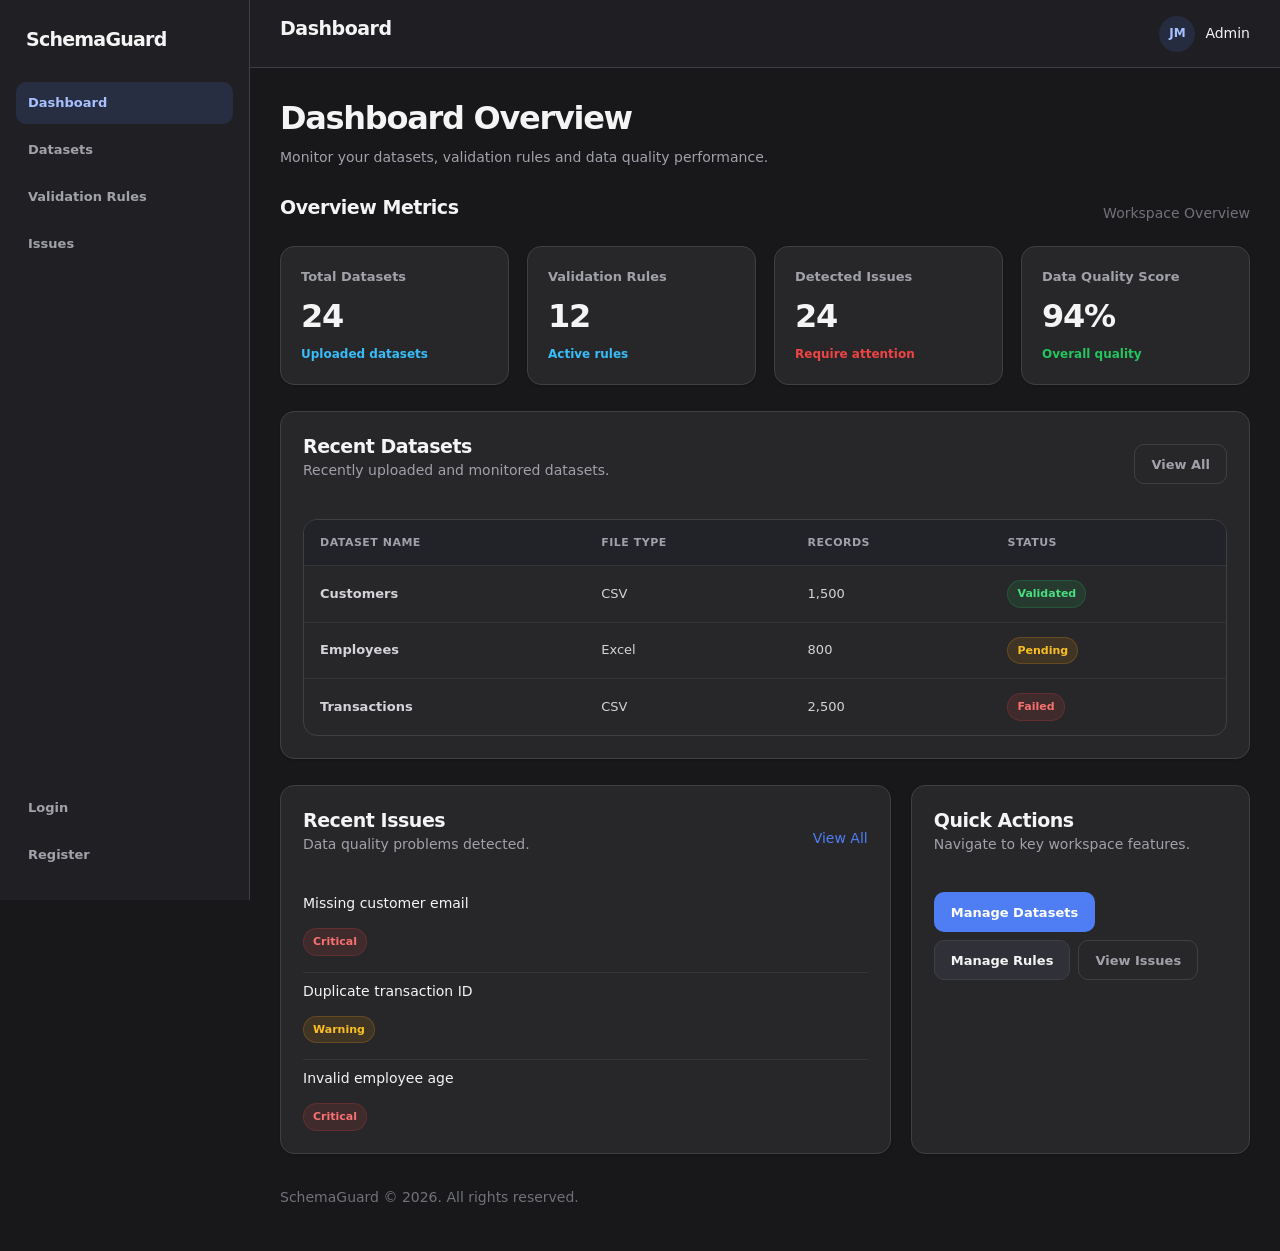
<file: frontend/index.html>
<!DOCTYPE html>
<html lang="en">

<head>
    <meta charset="UTF-8">
    <meta name="viewport" content="width=device-width, initial-scale=1.0">
    <title>Dashboard | SchemaGuard</title>
    <link rel="stylesheet" href="css/style.css">
</head>

<body>

    <div class="dashboard-layout">

        <!-- Sidebar -->
        <aside class="sidebar">

            <div class="sidebar-logo">
                SchemaGuard
            </div>

            <nav class="sidebar-nav">
                <a href="index.html" class="sidebar-link active">Dashboard</a>
                <a href="datasets.html" class="sidebar-link">Datasets</a>
                <a href="rules.html" class="sidebar-link">Validation Rules</a>
                <a href="issues.html" class="sidebar-link">Issues</a>
            </nav>

            <nav class="sidebar-nav" style="margin-top: auto;">
                <a href="login.html" class="sidebar-link">Login</a>
                <a href="register.html" class="sidebar-link">Register</a>
            </nav>

        </aside>

        <!-- Main Dashboard -->
        <div class="dashboard-main">

            <!-- Topbar -->
            <header class="topbar">

                <h3>Dashboard</h3>

                <div class="user-profile">
                    <div class="user-avatar">JM</div>
                    <span>Admin</span>
                </div>

            </header>

            <main class="dashboard-content">

                <!-- Dashboard Heading -->
                <section class="mb-4">

                    <h1 class="page-title">Dashboard Overview</h1>

                    <p class="page-subtitle">
                        Monitor your datasets, validation rules and data quality performance.
                    </p>

                </section>

                <!-- Overview Metrics -->
                <section class="mb-4">

                    <div class="flex-between mb-3">
                        <h3>Overview Metrics</h3>
                        <span class="text-muted">Workspace Overview</span>
                    </div>

                    <div class="kpi-grid">

                        <article class="kpi-card">
                            <span class="kpi-label">Total Datasets</span>
                            <span class="kpi-value">24</span>
                            <span class="kpi-change text-info">
                                Uploaded datasets
                            </span>
                        </article>

                        <article class="kpi-card">
                            <span class="kpi-label">Validation Rules</span>
                            <span class="kpi-value">12</span>
                            <span class="kpi-change text-info">
                                Active rules
                            </span>
                        </article>

                        <article class="kpi-card">
                            <span class="kpi-label">Detected Issues</span>
                            <span class="kpi-value">24</span>
                            <span class="kpi-change text-danger">
                                Require attention
                            </span>
                        </article>

                        <article class="kpi-card">
                            <span class="kpi-label">Data Quality Score</span>
                            <span class="kpi-value">94%</span>
                            <span class="kpi-change text-success">
                                Overall quality
                            </span>
                        </article>

                    </div>

                </section>

                <!-- Recent Datasets -->
                <section class="panel mb-4">

                    <div class="panel-header">

                        <div>
                            <h3>Recent Datasets</h3>
                            <p>Recently uploaded and monitored datasets.</p>
                        </div>

                        <a href="datasets.html" class="btn btn-outline">
                            View All
                        </a>

                    </div>

                    <div class="table-wrapper">

                        <table>

                            <thead>
                                <tr>
                                    <th>Dataset Name</th>
                                    <th>File Type</th>
                                    <th>Records</th>
                                    <th>Status</th>
                                </tr>
                            </thead>

                            <tbody>

                                <tr>
                                    <td><strong>Customers</strong></td>
                                    <td>CSV</td>
                                    <td>1,500</td>
                                    <td>
                                        <span class="badge-success">Validated</span>
                                    </td>
                                </tr>

                                <tr>
                                    <td><strong>Employees</strong></td>
                                    <td>Excel</td>
                                    <td>800</td>
                                    <td>
                                        <span class="badge-warning">Pending</span>
                                    </td>
                                </tr>

                                <tr>
                                    <td><strong>Transactions</strong></td>
                                    <td>CSV</td>
                                    <td>2,500</td>
                                    <td>
                                        <span class="badge-danger">Failed</span>
                                    </td>
                                </tr>

                            </tbody>

                        </table>

                    </div>

                </section>

                <!-- Recent Issues and Quick Actions -->
                <section class="dashboard-panels">

                    <!-- Recent Issues -->
                    <article class="panel">

                        <div class="panel-header">
                            <div>
                                <h3>Recent Issues</h3>
                                <p>Data quality problems detected.</p>
                            </div>

                            <a href="issues.html">View All</a>
                        </div>

                        <div class="mb-3">
                            <p class="text-primary">
                                Missing customer email
                            </p>
                            <span class="badge-danger">Critical</span>
                        </div>

                        <hr>

                        <div class="mb-3">
                            <p class="text-primary">
                                Duplicate transaction ID
                            </p>
                            <span class="badge-warning">Warning</span>
                        </div>

                        <hr>

                        <div>
                            <p class="text-primary">
                                Invalid employee age
                            </p>
                            <span class="badge-danger">Critical</span>
                        </div>

                    </article>

                    <!-- Quick Actions -->
                    <article class="panel">

                        <div class="panel-header">
                            <div>
                                <h3>Quick Actions</h3>
                                <p>Navigate to key workspace features.</p>
                            </div>
                        </div>

                        <div class="flex flex-wrap gap-2">

                            <a href="datasets.html" class="btn btn-primary">
                                Manage Datasets
                            </a>

                            <a href="rules.html" class="btn btn-secondary">
                                Manage Rules
                            </a>

                            <a href="issues.html" class="btn btn-outline">
                                View Issues
                            </a>

                        </div>

                    </article>

                </section>

                <!-- Footer -->
                <footer class="mt-5">
                    <p class="text-muted">
                        SchemaGuard © 2026. All rights reserved.
                    </p>
                </footer>

            </main>

        </div>

    </div>

</body>

</html>
</file>
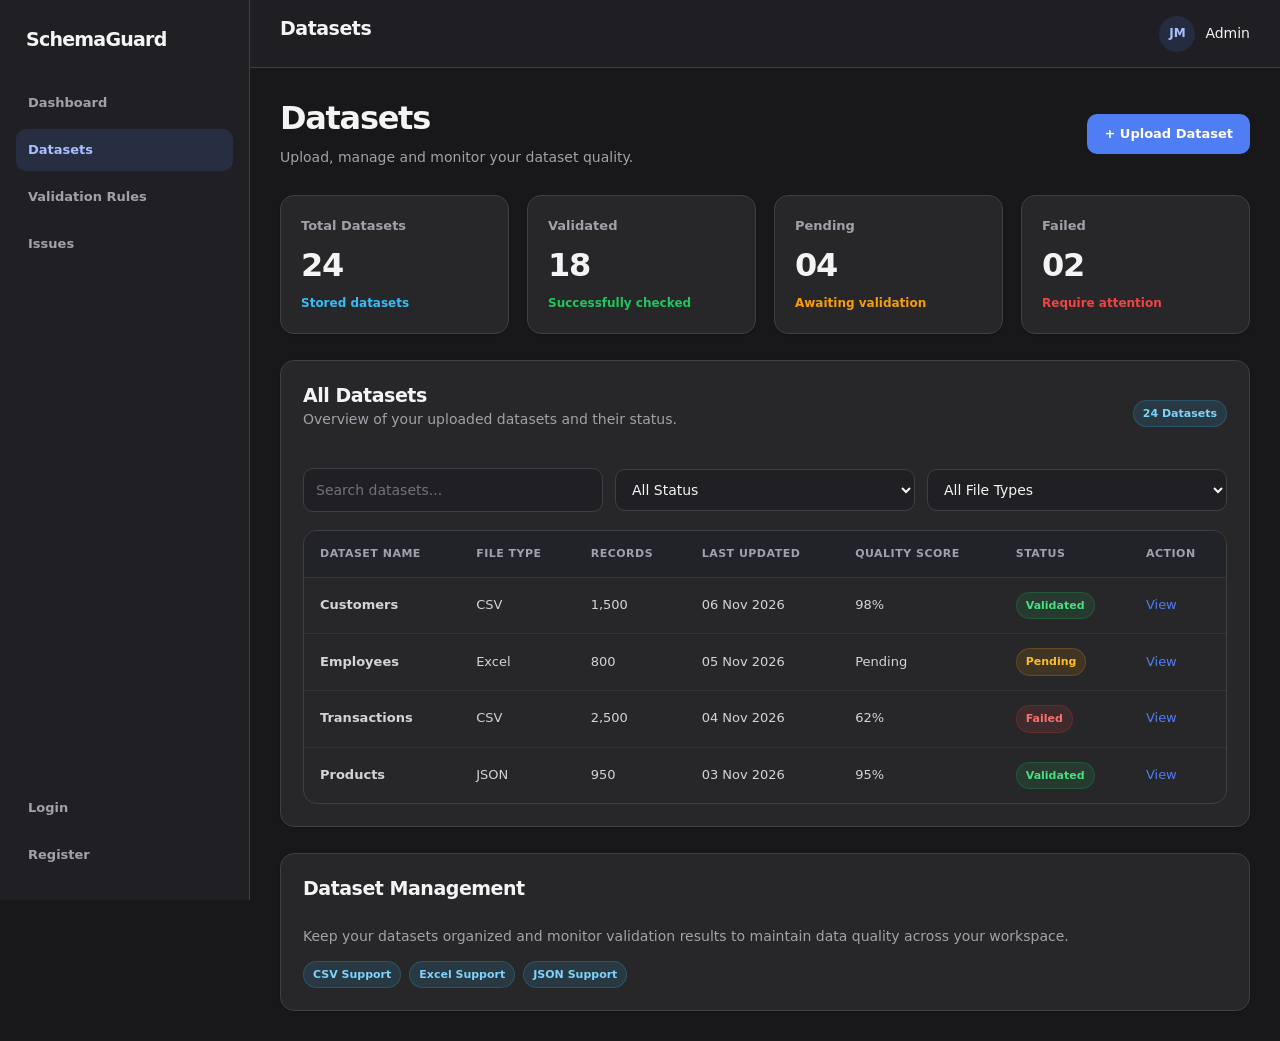
<file: frontend/datasets.html>
<!DOCTYPE html>
<html lang="en">
<head>
    <meta charset="UTF-8">
    <meta name="viewport" content="width=device-width, initial-scale=1.0">
    <title>Datasets | SchemaGuard</title>
    <link rel="stylesheet" href="css/style.css">
</head>

<body>

    <div class="dashboard-layout">

        <!-- Sidebar -->
        <aside class="sidebar">
            <div class="sidebar-logo">
                SchemaGuard
            </div>

            <nav class="sidebar-nav">
                <a href="index.html" class="sidebar-link">Dashboard</a>
                <a href="datasets.html" class="sidebar-link active">Datasets</a>
                <a href="rules.html" class="sidebar-link">Validation Rules</a>
                <a href="issues.html" class="sidebar-link">Issues</a>
            </nav>

            <nav class="sidebar-nav" style="margin-top: auto;">
                <a href="login.html" class="sidebar-link">Login</a>
                <a href="register.html" class="sidebar-link">Register</a>
            </nav>
        </aside>

        <!-- Main Content -->
        <div class="dashboard-main">

            <!-- Topbar -->
            <header class="topbar">
                <div>
                    <h3>Datasets</h3>
                </div>

                <div class="user-profile">
                    <div class="user-avatar">JM</div>
                    <span>Admin</span>
                </div>
            </header>

            <main class="dashboard-content">

                <!-- Page Heading -->
                <section class="flex-between mb-4">
                    <div>
                        <h1 class="page-title">Datasets</h1>
                        <p class="page-subtitle">
                            Upload, manage and monitor your dataset quality.
                        </p>
                    </div>

                    <button type="button" class="btn btn-primary">
                        + Upload Dataset
                    </button>
                </section>

                <!-- Dataset Statistics -->
                <section class="kpi-grid mb-4">

                    <article class="kpi-card">
                        <span class="kpi-label">Total Datasets</span>
                        <span class="kpi-value">24</span>
                        <span class="kpi-change text-info">
                            Stored datasets
                        </span>
                    </article>

                    <article class="kpi-card">
                        <span class="kpi-label">Validated</span>
                        <span class="kpi-value">18</span>
                        <span class="kpi-change text-success">
                            Successfully checked
                        </span>
                    </article>

                    <article class="kpi-card">
                        <span class="kpi-label">Pending</span>
                        <span class="kpi-value">04</span>
                        <span class="kpi-change text-warning">
                            Awaiting validation
                        </span>
                    </article>

                    <article class="kpi-card">
                        <span class="kpi-label">Failed</span>
                        <span class="kpi-value">02</span>
                        <span class="kpi-change text-danger">
                            Require attention
                        </span>
                    </article>

                </section>

                <!-- Dataset Table -->
                <section class="panel">

                    <div class="panel-header">
                        <div>
                            <h3>All Datasets</h3>
                            <p>Overview of your uploaded datasets and their status.</p>
                        </div>

                        <span class="badge-info">24 Datasets</span>
                    </div>

                    <div class="search-filter">
                        <input
                            type="search"
                            class="form-control"
                            placeholder="Search datasets..."
                            aria-label="Search datasets"
                        >

                        <select class="form-control" aria-label="Filter by status">
                            <option value="">All Status</option>
                            <option value="validated">Validated</option>
                            <option value="pending">Pending</option>
                            <option value="failed">Failed</option>
                        </select>

                        <select class="form-control" aria-label="Filter by file type">
                            <option value="">All File Types</option>
                            <option value="csv">CSV</option>
                            <option value="excel">Excel</option>
                            <option value="json">JSON</option>
                        </select>
                    </div>

                    <div class="table-wrapper">
                        <table>
                            <thead>
                                <tr>
                                    <th>Dataset Name</th>
                                    <th>File Type</th>
                                    <th>Records</th>
                                    <th>Last Updated</th>
                                    <th>Quality Score</th>
                                    <th>Status</th>
                                    <th>Action</th>
                                </tr>
                            </thead>

                            <tbody>
                                <tr>
                                    <td><strong>Customers</strong></td>
                                    <td>CSV</td>
                                    <td>1,500</td>
                                    <td>06 Nov 2026</td>
                                    <td>98%</td>
                                    <td>
                                        <span class="badge-success">Validated</span>
                                    </td>
                                    <td>
                                        <a href="#customers">View</a>
                                    </td>
                                </tr>

                                <tr>
                                    <td><strong>Employees</strong></td>
                                    <td>Excel</td>
                                    <td>800</td>
                                    <td>05 Nov 2026</td>
                                    <td>Pending</td>
                                    <td>
                                        <span class="badge-warning">Pending</span>
                                    </td>
                                    <td>
                                        <a href="#employees">View</a>
                                    </td>
                                </tr>

                                <tr>
                                    <td><strong>Transactions</strong></td>
                                    <td>CSV</td>
                                    <td>2,500</td>
                                    <td>04 Nov 2026</td>
                                    <td>62%</td>
                                    <td>
                                        <span class="badge-danger">Failed</span>
                                    </td>
                                    <td>
                                        <a href="#transactions">View</a>
                                    </td>
                                </tr>

                                <tr>
                                    <td><strong>Products</strong></td>
                                    <td>JSON</td>
                                    <td>950</td>
                                    <td>03 Nov 2026</td>
                                    <td>95%</td>
                                    <td>
                                        <span class="badge-success">Validated</span>
                                    </td>
                                    <td>
                                        <a href="#products">View</a>
                                    </td>
                                </tr>

                            </tbody>
                        </table>
                    </div>

                </section>

                <!-- Recent Activity -->
                <section class="panel mt-4">

                    <div class="panel-header">
                        <h3>Dataset Management</h3>
                    </div>

                    <p>
                        Keep your datasets organized and monitor validation
                        results to maintain data quality across your workspace.
                    </p>

                    <div class="flex flex-wrap gap-2">
                        <span class="badge-info">CSV Support</span>
                        <span class="badge-info">Excel Support</span>
                        <span class="badge-info">JSON Support</span>
                    </div>

                </section>

            </main>

        </div>

    </div>

</body>
</html>
</file>
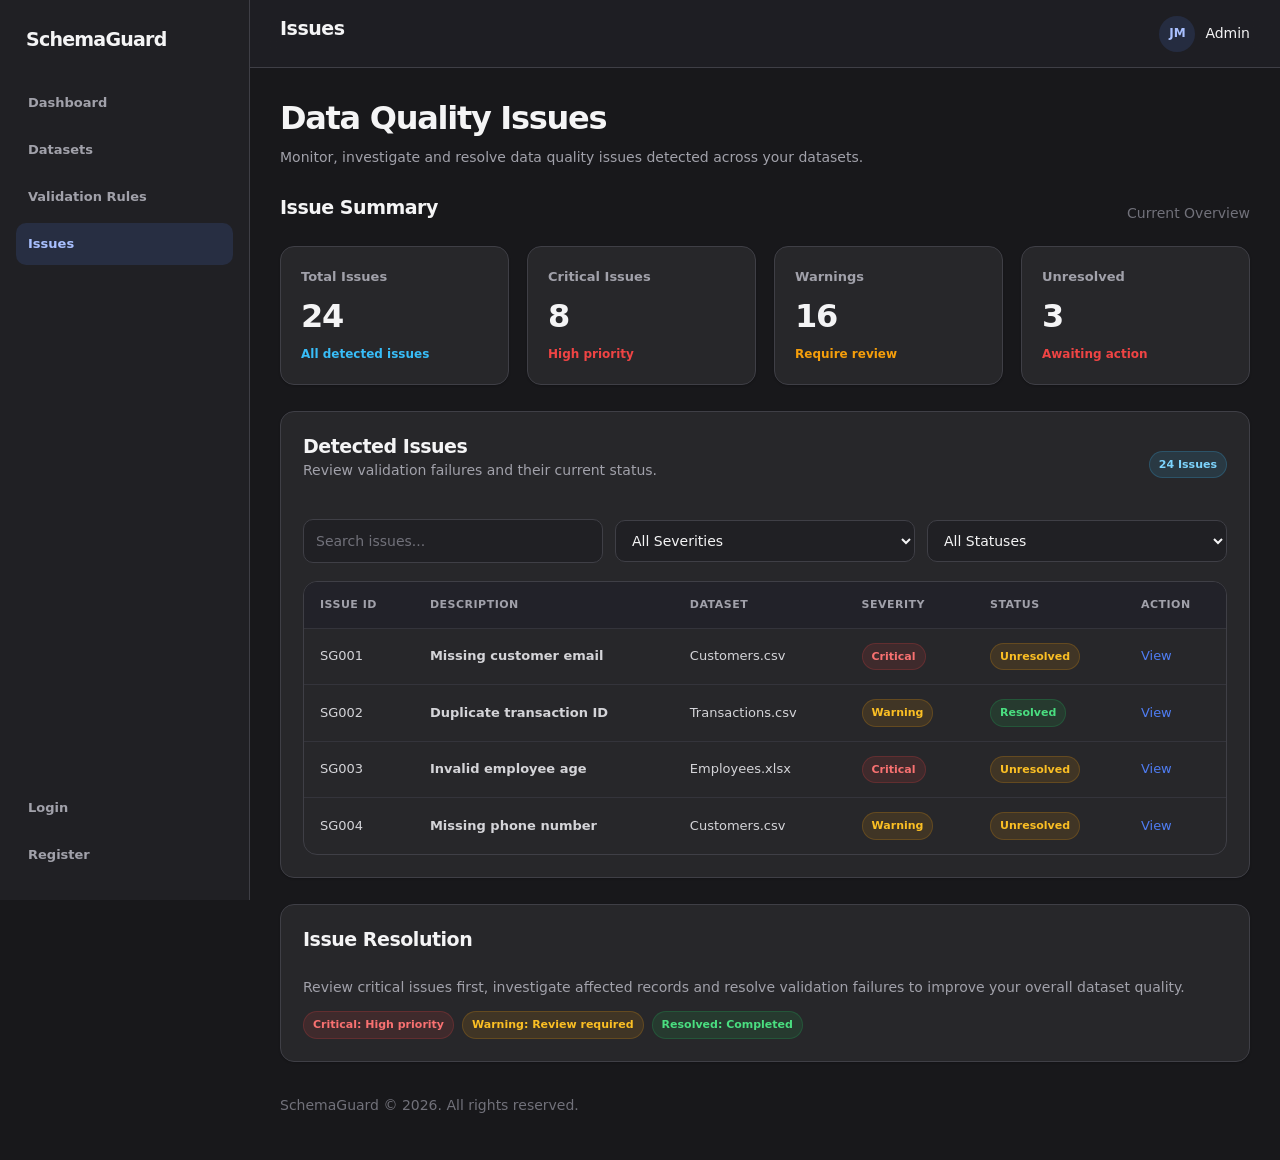
<file: frontend/issues.html>
<!DOCTYPE html>
<html lang="en">

<head>
    <meta charset="UTF-8">
    <meta name="viewport" content="width=device-width, initial-scale=1.0">
    <title>Issues | SchemaGuard</title>
    <link rel="stylesheet" href="css/style.css">
</head>

<body>

    <div class="dashboard-layout">

        <!-- Sidebar -->
        <aside class="sidebar">

            <div class="sidebar-logo">
                SchemaGuard
            </div>

            <nav class="sidebar-nav">
                <a href="index.html" class="sidebar-link">Dashboard</a>
                <a href="datasets.html" class="sidebar-link">Datasets</a>
                <a href="rules.html" class="sidebar-link">Validation Rules</a>
                <a href="issues.html" class="sidebar-link active">Issues</a>
            </nav>

            <nav class="sidebar-nav" style="margin-top: auto;">
                <a href="login.html" class="sidebar-link">Login</a>
                <a href="register.html" class="sidebar-link">Register</a>
            </nav>

        </aside>

        <!-- Main Content -->
        <div class="dashboard-main">

            <!-- Topbar -->
            <header class="topbar">

                <h3>Issues</h3>

                <div class="user-profile">
                    <div class="user-avatar">JM</div>
                    <span>Admin</span>
                </div>

            </header>

            <main class="dashboard-content">

                <!-- Page Heading -->
                <section class="mb-4">

                    <h1 class="page-title">Data Quality Issues</h1>

                    <p class="page-subtitle">
                        Monitor, investigate and resolve data quality issues
                        detected across your datasets.
                    </p>

                </section>

                <!-- Issue Summary -->
                <section class="mb-4">

                    <div class="flex-between mb-3">
                        <h3>Issue Summary</h3>
                        <span class="text-muted">Current Overview</span>
                    </div>

                    <div class="kpi-grid">

                        <article class="kpi-card">
                            <span class="kpi-label">Total Issues</span>
                            <span class="kpi-value">24</span>
                            <span class="kpi-change text-info">
                                All detected issues
                            </span>
                        </article>

                        <article class="kpi-card">
                            <span class="kpi-label">Critical Issues</span>
                            <span class="kpi-value">8</span>
                            <span class="kpi-change text-danger">
                                High priority
                            </span>
                        </article>

                        <article class="kpi-card">
                            <span class="kpi-label">Warnings</span>
                            <span class="kpi-value">16</span>
                            <span class="kpi-change text-warning">
                                Require review
                            </span>
                        </article>

                        <article class="kpi-card">
                            <span class="kpi-label">Unresolved</span>
                            <span class="kpi-value">3</span>
                            <span class="kpi-change text-danger">
                                Awaiting action
                            </span>
                        </article>

                    </div>

                </section>

                <!-- Issues Table -->
                <section class="panel mb-4">

                    <div class="panel-header">

                        <div>
                            <h3>Detected Issues</h3>
                            <p>Review validation failures and their current status.</p>
                        </div>

                        <span class="badge-info">24 Issues</span>

                    </div>

                    <!-- Filters -->
                    <div class="search-filter">

                        <input
                            type="search"
                            class="form-control"
                            placeholder="Search issues..."
                            aria-label="Search issues"
                        >

                        <select class="form-control" aria-label="Filter by severity">
                            <option value="">All Severities</option>
                            <option value="critical">Critical</option>
                            <option value="warning">Warning</option>
                        </select>

                        <select class="form-control" aria-label="Filter by status">
                            <option value="">All Statuses</option>
                            <option value="resolved">Resolved</option>
                            <option value="unresolved">Unresolved</option>
                        </select>

                    </div>

                    <div class="table-wrapper">

                        <table>

                            <thead>
                                <tr>
                                    <th>Issue ID</th>
                                    <th>Description</th>
                                    <th>Dataset</th>
                                    <th>Severity</th>
                                    <th>Status</th>
                                    <th>Action</th>
                                </tr>
                            </thead>

                            <tbody>

                                <tr>
                                    <td>SG001</td>
                                    <td><strong>Missing customer email</strong></td>
                                    <td>Customers.csv</td>
                                    <td>
                                        <span class="badge-danger">Critical</span>
                                    </td>
                                    <td>
                                        <span class="badge-warning">Unresolved</span>
                                    </td>
                                    <td>
                                        <a href="#SG001">View</a>
                                    </td>
                                </tr>

                                <tr>
                                    <td>SG002</td>
                                    <td><strong>Duplicate transaction ID</strong></td>
                                    <td>Transactions.csv</td>
                                    <td>
                                        <span class="badge-warning">Warning</span>
                                    </td>
                                    <td>
                                        <span class="badge-success">Resolved</span>
                                    </td>
                                    <td>
                                        <a href="#SG002">View</a>
                                    </td>
                                </tr>

                                <tr>
                                    <td>SG003</td>
                                    <td><strong>Invalid employee age</strong></td>
                                    <td>Employees.xlsx</td>
                                    <td>
                                        <span class="badge-danger">Critical</span>
                                    </td>
                                    <td>
                                        <span class="badge-warning">Unresolved</span>
                                    </td>
                                    <td>
                                        <a href="#SG003">View</a>
                                    </td>
                                </tr>

                                <tr>
                                    <td>SG004</td>
                                    <td><strong>Missing phone number</strong></td>
                                    <td>Customers.csv</td>
                                    <td>
                                        <span class="badge-warning">Warning</span>
                                    </td>
                                    <td>
                                        <span class="badge-warning">Unresolved</span>
                                    </td>
                                    <td>
                                        <a href="#SG004">View</a>
                                    </td>
                                </tr>

                            </tbody>

                        </table>

                    </div>

                </section>

                <!-- Issue Resolution Information -->
                <section class="panel">

                    <div class="panel-header">
                        <h3>Issue Resolution</h3>
                    </div>

                    <p>
                        Review critical issues first, investigate affected
                        records and resolve validation failures to improve
                        your overall dataset quality.
                    </p>

                    <div class="flex flex-wrap gap-2">
                        <span class="badge-danger">Critical: High priority</span>
                        <span class="badge-warning">Warning: Review required</span>
                        <span class="badge-success">Resolved: Completed</span>
                    </div>

                </section>

                <!-- Footer -->
                <footer class="mt-5">
                    <p class="text-muted">
                        SchemaGuard © 2026. All rights reserved.
                    </p>
                </footer>

            </main>

        </div>

    </div>

</body>

</html>
</file>
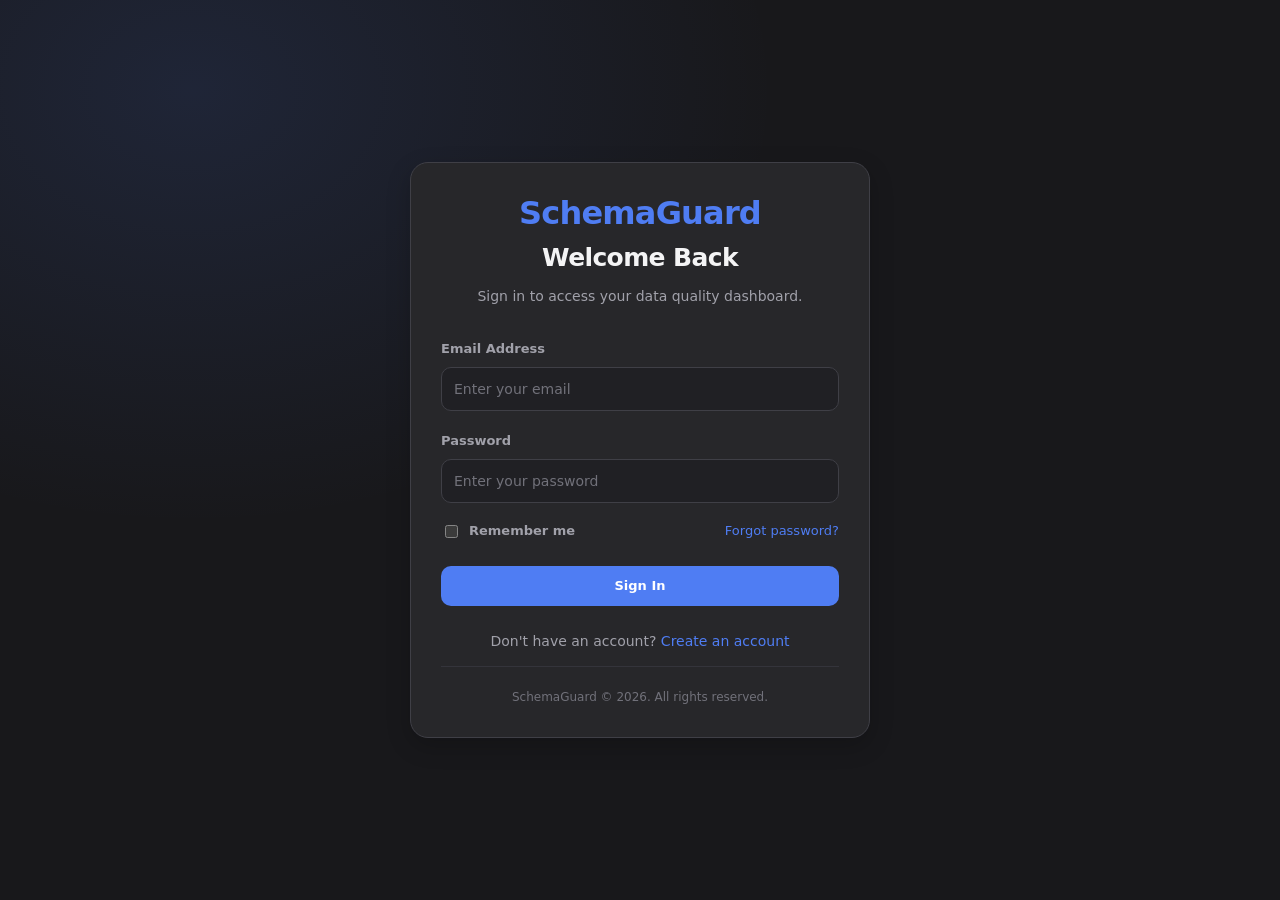
<file: frontend/login.html>
<!DOCTYPE html>
<html lang="en">

<head>
    <meta charset="UTF-8">
    <meta name="viewport" content="width=device-width, initial-scale=1.0">
    <title>Login | SchemaGuard</title>
    <link rel="stylesheet" href="css/style.css">
</head>

<body>

    <main class="auth-wrapper">

        <section class="form-container">

            <!-- Brand -->
            <div style="text-align: center; margin-bottom: 28px;">

                <h1 style="color: var(--primary); margin-bottom: 8px;">
                    SchemaGuard
                </h1>

                <h2>Welcome Back</h2>

                <p>
                    Sign in to access your data quality dashboard.
                </p>

            </div>

            <!-- Login Form -->
            <form action="#" method="post">

                <div class="form-group">
                    <label for="email">Email Address</label>

                    <input
                        type="email"
                        id="email"
                        name="email"
                        class="form-control"
                        placeholder="Enter your email"
                        autocomplete="username"
                        required
                    >
                </div>

                <div class="form-group">
                    <label for="password">Password</label>

                    <input
                        type="password"
                        id="password"
                        name="password"
                        class="form-control"
                        placeholder="Enter your password"
                        autocomplete="current-password"
                        required
                    >
                </div>

                <!-- Remember Me and Forgot Password -->
                <div class="flex-between mb-4">

                    <div class="flex-center gap-2">
                        <input
                            type="checkbox"
                            id="remember-me"
                            name="remember-me"
                        >

                        <label for="remember-me" style="margin: 0;">
                            Remember me
                        </label>
                    </div>

                    <a href="#" style="font-size: 13px;">
                        Forgot password?
                    </a>

                </div>

                <!-- Login Button -->
                <button
                    type="submit"
                    name="login"
                    class="btn btn-primary"
                    style="width: 100%;"
                >
                    Sign In
                </button>

            </form>

            <!-- Registration Link -->
            <div style="text-align: center; margin-top: 24px;">

                <p>
                    Don't have an account?
                    <a href="register.html">Create an account</a>
                </p>

            </div>

            <hr>

            <!-- Footer -->
            <div style="text-align: center; margin-top: 18px;">
                <small>SchemaGuard © 2026. All rights reserved.</small>
            </div>

        </section>

    </main>

</body>

</html>
</file>
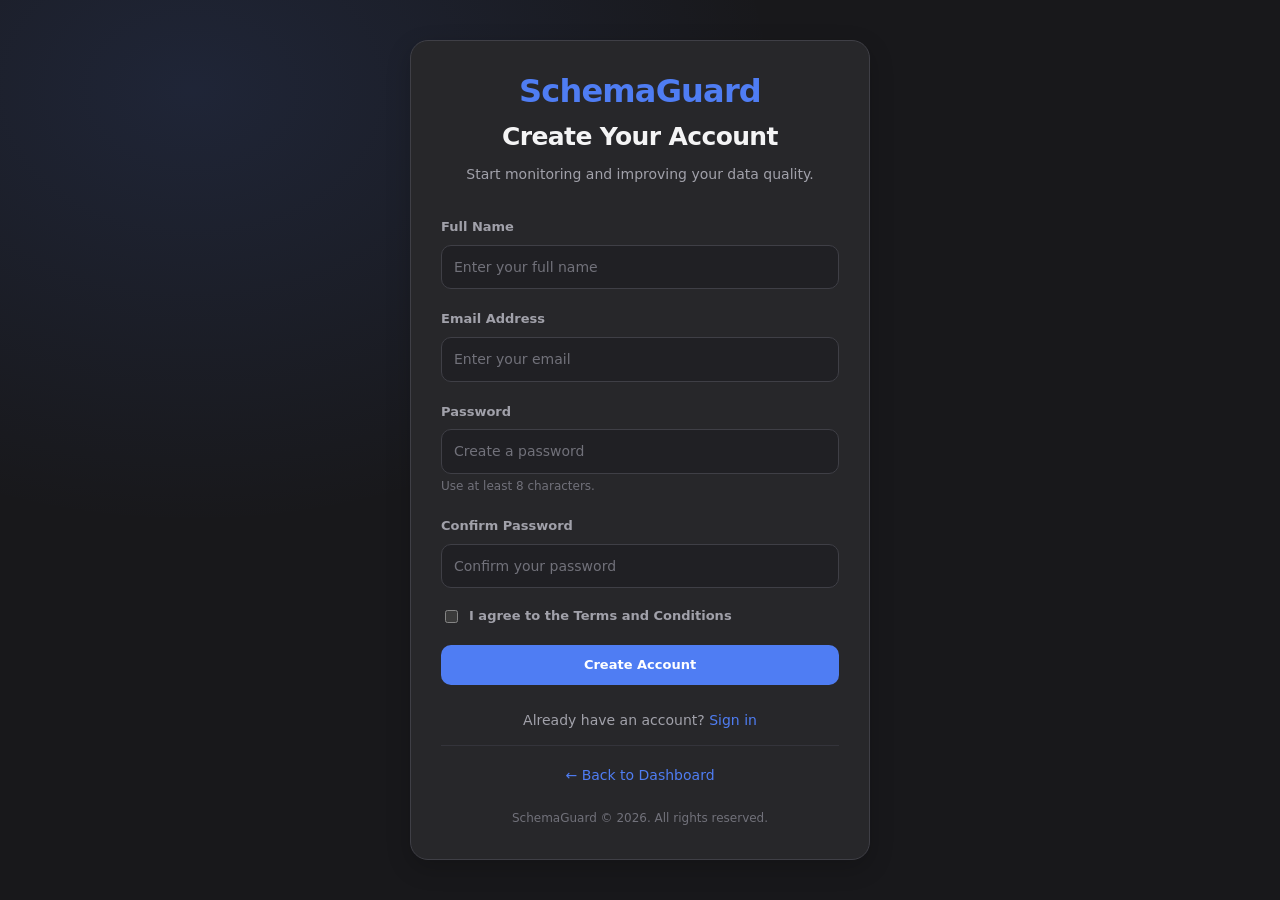
<file: frontend/register.html>
<!DOCTYPE html>
<html lang="en">

<head>
    <meta charset="UTF-8">
    <meta name="viewport" content="width=device-width, initial-scale=1.0">
    <meta name="description" content="Create your SchemaGuard account">
    <title>Register | SchemaGuard</title>

    <link rel="stylesheet" href="css/style.css">
</head>

<body>

    <main class="auth-wrapper">

        <section class="form-container">

            <!-- Branding -->
            <div style="text-align: center; margin-bottom: 28px;">

                <h1 style="color: var(--primary); margin-bottom: 8px;">
                    SchemaGuard
                </h1>

                <h2>Create Your Account</h2>

                <p>
                    Start monitoring and improving your data quality.
                </p>

            </div>

            <!-- Registration Form -->
            <form id="registerForm" action="#" method="post">

                <div class="form-group">
                    <label for="fullname">Full Name</label>

                    <input
                        type="text"
                        id="fullname"
                        name="fullname"
                        class="form-control"
                        placeholder="Enter your full name"
                        autocomplete="name"
                        required
                    >
                </div>

                <div class="form-group">
                    <label for="email">Email Address</label>

                    <input
                        type="email"
                        id="email"
                        name="email"
                        class="form-control"
                        placeholder="Enter your email"
                        autocomplete="email"
                        required
                    >
                </div>

                <div class="form-group">
                    <label for="password">Password</label>

                    <input
                        type="password"
                        id="password"
                        name="password"
                        class="form-control"
                        placeholder="Create a password"
                        autocomplete="new-password"
                        minlength="8"
                        required
                    >

                    <small>Use at least 8 characters.</small>
                </div>

                <div class="form-group">
                    <label for="confirm-password">Confirm Password</label>

                    <input
                        type="password"
                        id="confirm-password"
                        name="confirm-password"
                        class="form-control"
                        placeholder="Confirm your password"
                        autocomplete="new-password"
                        minlength="8"
                        required
                    >
                </div>

                <!-- Terms and Conditions -->
                <div class="form-group flex-center gap-2"
                     style="justify-content: flex-start;">

                    <input
                        type="checkbox"
                        id="terms"
                        name="terms"
                        required
                    >

                    <label for="terms" style="margin: 0;">
                        I agree to the Terms and Conditions
                    </label>

                </div>

                <!-- Submit Button -->
                <button
                    type="submit"
                    class="btn btn-primary"
                    style="width: 100%;"
                >
                    Create Account
                </button>

            </form>

            <!-- Login Redirect -->
            <div style="text-align: center; margin-top: 24px;">

                <p>
                    Already have an account?
                    <a href="login.html">Sign in</a>
                </p>

            </div>

            <hr>

            <!-- Back to Dashboard -->
            <div style="text-align: center; margin-top: 18px;">

                <a href="index.html">← Back to Dashboard</a>

            </div>

            <!-- Footer -->
            <div style="text-align: center; margin-top: 20px;">
                <small>SchemaGuard © 2026. All rights reserved.</small>
            </div>

        </section>

    </main>

    <!-- Password Confirmation Validation -->
    <script>
        const registerForm = document.getElementById("registerForm");

        registerForm.addEventListener("submit", function(event) {

            const password = document.getElementById("password").value;
            const confirmPassword = document.getElementById("confirm-password").value;

            if (password !== confirmPassword) {
                event.preventDefault();
                alert("Passwords do not match!");
            }

        });
    </script>

</body>

</html>
</file>
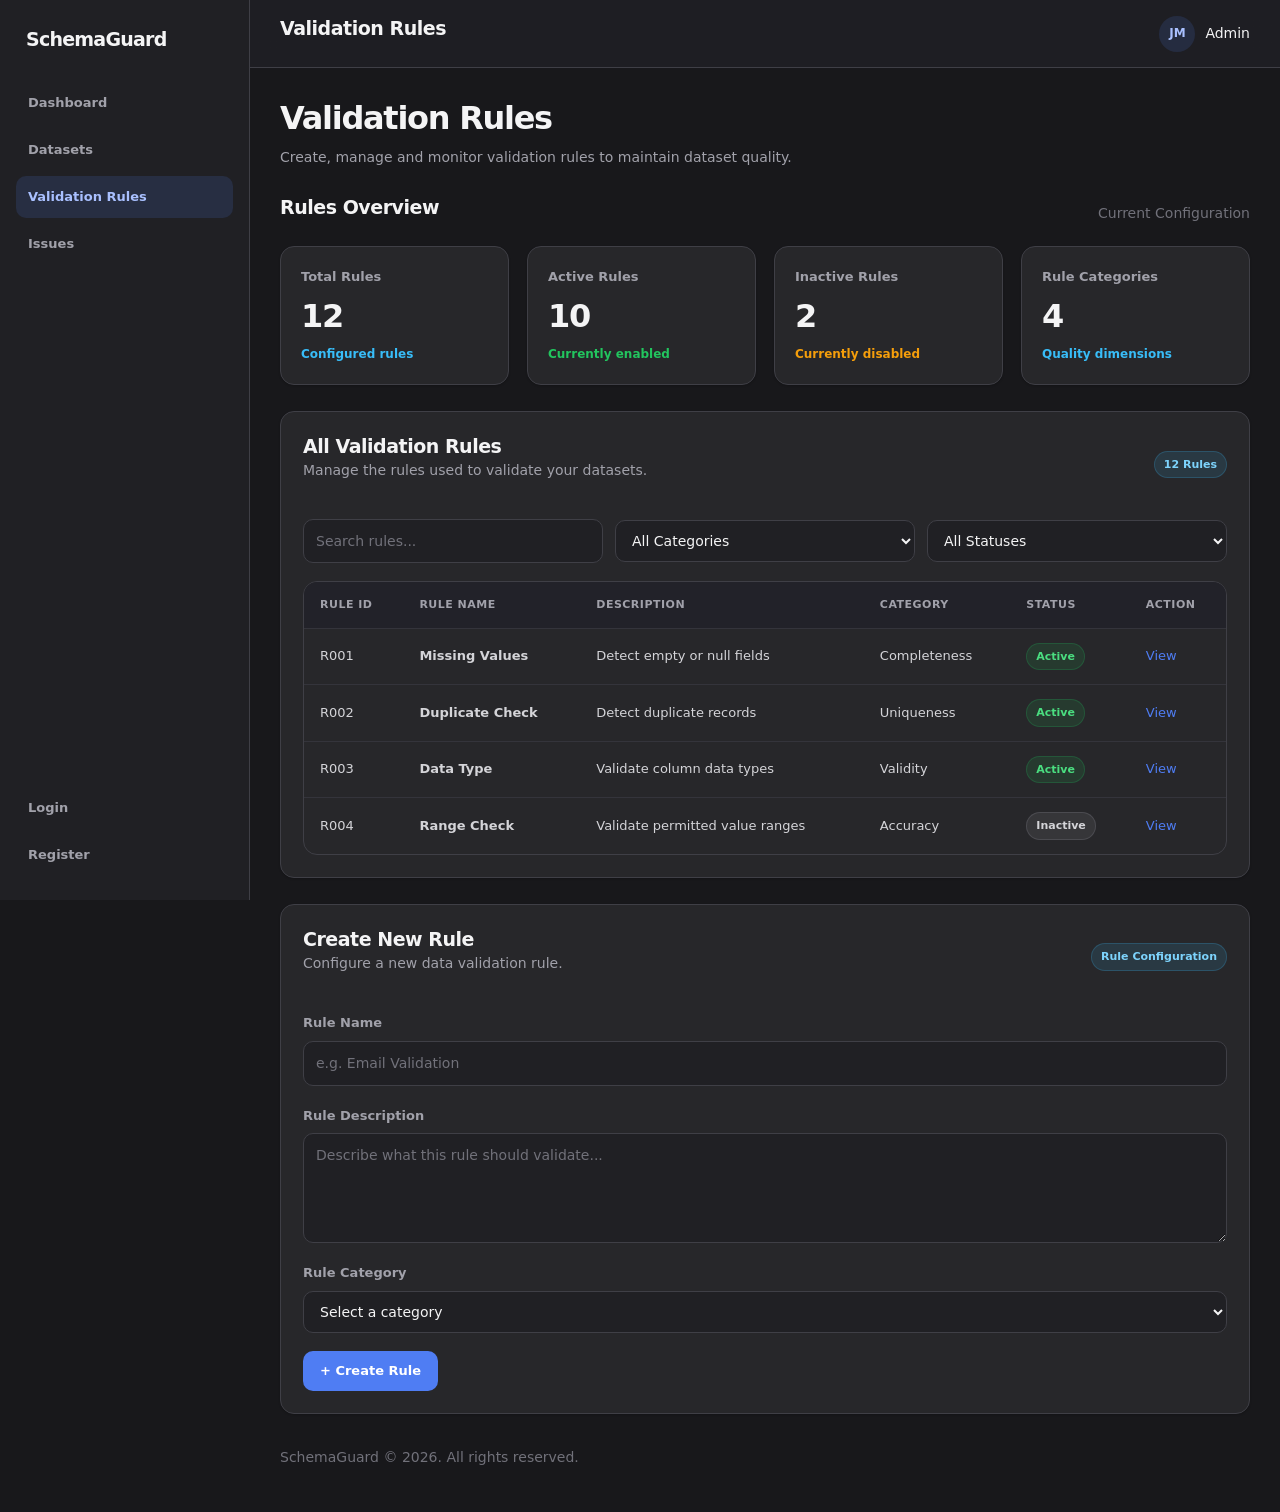
<file: frontend/rules.html>
<!DOCTYPE html>
<html lang="en">

<head>
    <meta charset="UTF-8">
    <meta name="viewport" content="width=device-width, initial-scale=1.0">
    <title>Validation Rules | SchemaGuard</title>
    <link rel="stylesheet" href="css/style.css">
</head>

<body>

    <div class="dashboard-layout">

        <!-- Sidebar -->
        <aside class="sidebar">

            <div class="sidebar-logo">
                SchemaGuard
            </div>

            <nav class="sidebar-nav">
                <a href="index.html" class="sidebar-link">Dashboard</a>
                <a href="datasets.html" class="sidebar-link">Datasets</a>
                <a href="rules.html" class="sidebar-link active">Validation Rules</a>
                <a href="issues.html" class="sidebar-link">Issues</a>
            </nav>

            <nav class="sidebar-nav" style="margin-top: auto;">
                <a href="login.html" class="sidebar-link">Login</a>
                <a href="register.html" class="sidebar-link">Register</a>
            </nav>

        </aside>

        <!-- Main Content -->
        <div class="dashboard-main">

            <!-- Topbar -->
            <header class="topbar">

                <h3>Validation Rules</h3>

                <div class="user-profile">
                    <div class="user-avatar">JM</div>
                    <span>Admin</span>
                </div>

            </header>

            <main class="dashboard-content">

                <!-- Page Heading -->
                <section class="mb-4">

                    <h1 class="page-title">Validation Rules</h1>

                    <p class="page-subtitle">
                        Create, manage and monitor validation rules
                        to maintain dataset quality.
                    </p>

                </section>

                <!-- Rule Statistics -->
                <section class="mb-4">

                    <div class="flex-between mb-3">
                        <h3>Rules Overview</h3>
                        <span class="text-muted">Current Configuration</span>
                    </div>

                    <div class="kpi-grid">

                        <article class="kpi-card">
                            <span class="kpi-label">Total Rules</span>
                            <span class="kpi-value">12</span>
                            <span class="kpi-change text-info">
                                Configured rules
                            </span>
                        </article>

                        <article class="kpi-card">
                            <span class="kpi-label">Active Rules</span>
                            <span class="kpi-value">10</span>
                            <span class="kpi-change text-success">
                                Currently enabled
                            </span>
                        </article>

                        <article class="kpi-card">
                            <span class="kpi-label">Inactive Rules</span>
                            <span class="kpi-value">2</span>
                            <span class="kpi-change text-warning">
                                Currently disabled
                            </span>
                        </article>

                        <article class="kpi-card">
                            <span class="kpi-label">Rule Categories</span>
                            <span class="kpi-value">4</span>
                            <span class="kpi-change text-info">
                                Quality dimensions
                            </span>
                        </article>

                    </div>

                </section>

                <!-- Rules Table -->
                <section class="panel mb-4">

                    <div class="panel-header">

                        <div>
                            <h3>All Validation Rules</h3>
                            <p>Manage the rules used to validate your datasets.</p>
                        </div>

                        <span class="badge-info">12 Rules</span>

                    </div>

                    <div class="search-filter">

                        <input
                            type="search"
                            class="form-control"
                            placeholder="Search rules..."
                            aria-label="Search validation rules"
                        >

                        <select class="form-control" aria-label="Filter by category">
                            <option value="">All Categories</option>
                            <option value="completeness">Completeness</option>
                            <option value="uniqueness">Uniqueness</option>
                            <option value="validity">Validity</option>
                            <option value="accuracy">Accuracy</option>
                        </select>

                        <select class="form-control" aria-label="Filter by status">
                            <option value="">All Statuses</option>
                            <option value="active">Active</option>
                            <option value="inactive">Inactive</option>
                        </select>

                    </div>

                    <div class="table-wrapper">

                        <table>

                            <thead>
                                <tr>
                                    <th>Rule ID</th>
                                    <th>Rule Name</th>
                                    <th>Description</th>
                                    <th>Category</th>
                                    <th>Status</th>
                                    <th>Action</th>
                                </tr>
                            </thead>

                            <tbody>

                                <tr>
                                    <td>R001</td>
                                    <td><strong>Missing Values</strong></td>
                                    <td>Detect empty or null fields</td>
                                    <td>Completeness</td>
                                    <td>
                                        <span class="badge-success">Active</span>
                                    </td>
                                    <td><a href="#R001">View</a></td>
                                </tr>

                                <tr>
                                    <td>R002</td>
                                    <td><strong>Duplicate Check</strong></td>
                                    <td>Detect duplicate records</td>
                                    <td>Uniqueness</td>
                                    <td>
                                        <span class="badge-success">Active</span>
                                    </td>
                                    <td><a href="#R002">View</a></td>
                                </tr>

                                <tr>
                                    <td>R003</td>
                                    <td><strong>Data Type</strong></td>
                                    <td>Validate column data types</td>
                                    <td>Validity</td>
                                    <td>
                                        <span class="badge-success">Active</span>
                                    </td>
                                    <td><a href="#R003">View</a></td>
                                </tr>

                                <tr>
                                    <td>R004</td>
                                    <td><strong>Range Check</strong></td>
                                    <td>Validate permitted value ranges</td>
                                    <td>Accuracy</td>
                                    <td>
                                        <span class="badge-pending">Inactive</span>
                                    </td>
                                    <td><a href="#R004">View</a></td>
                                </tr>

                            </tbody>

                        </table>

                    </div>

                </section>

                <!-- Create New Rule -->
                <section class="panel">

                    <div class="panel-header">

                        <div>
                            <h3>Create New Rule</h3>
                            <p>Configure a new data validation rule.</p>
                        </div>

                        <span class="badge-info">Rule Configuration</span>

                    </div>

                    <form action="#" method="post">

                        <div class="form-group">
                            <label for="rule-name">Rule Name</label>

                            <input
                                type="text"
                                id="rule-name"
                                name="rule-name"
                                class="form-control"
                                placeholder="e.g. Email Validation"
                                required
                            >
                        </div>

                        <div class="form-group">
                            <label for="rule-description">Rule Description</label>

                            <textarea
                                id="rule-description"
                                name="rule-description"
                                class="form-control"
                                placeholder="Describe what this rule should validate..."
                                required
                            ></textarea>
                        </div>

                        <div class="form-group">
                            <label for="category">Rule Category</label>

                            <select
                                id="category"
                                name="category"
                                class="form-control"
                                required
                            >
                                <option value="" disabled selected>
                                    Select a category
                                </option>

                                <option value="completeness">Completeness</option>
                                <option value="uniqueness">Uniqueness</option>
                                <option value="validity">Validity</option>
                                <option value="accuracy">Accuracy</option>
                            </select>
                        </div>

                        <button
                            type="submit"
                            id="create-rule"
                            name="create-rule"
                            class="btn btn-primary"
                        >
                            + Create Rule
                        </button>

                    </form>

                </section>

                <!-- Footer -->
                <footer class="mt-5">
                    <p class="text-muted">
                        SchemaGuard © 2026. All rights reserved.
                    </p>
                </footer>

            </main>

        </div>

    </div>

</body>

</html>
</file>
<file: frontend/css/style.css>
*,
*::before,
*::after {
    box-sizing: border-box;
}

:root {
    color-scheme: dark;

    --bg-primary: #18181B;
    --bg-sidebar: #202024;
    --bg-card: #27272A;
    --bg-hover: #303038;
    --bg-elevated: #2D2D33;

    --primary: #4F7DF3;
    --primary-hover: #3D6DE8;
    --primary-soft: rgba(79, 125, 243, 0.14);

    --text-primary: #F4F4F5;
    --text-secondary: #A1A1AA;
    --text-muted: #71717A;

    --border-color: #3F3F46;
    --border-subtle: #34343B;

    --success: #22C55E;
    --success-soft: rgba(34, 197, 94, 0.12);
    --warning: #F59E0B;
    --warning-soft: rgba(245, 158, 11, 0.12);
    --danger: #EF4444;
    --danger-soft: rgba(239, 68, 68, 0.12);
    --info: #38BDF8;
    --info-soft: rgba(56, 189, 248, 0.12);

    --font-main: Inter, ui-sans-serif, system-ui, -apple-system, BlinkMacSystemFont, "Segoe UI", sans-serif;

    --space-xs: 4px;
    --space-sm: 8px;
    --space-md: 16px;
    --space-lg: 24px;
    --space-xl: 32px;
    --space-2xl: 48px;

    --radius-sm: 6px;
    --radius-md: 10px;
    --radius-lg: 14px;
    --radius-xl: 18px;
    --radius-full: 999px;

    --shadow-sm: 0 1px 2px rgba(0, 0, 0, 0.18);
    --shadow-md: 0 8px 24px rgba(0, 0, 0, 0.2);
    --transition: 160ms ease;
}

html {
    min-width: 320px;
    scroll-behavior: smooth;
    color-scheme: dark;
}

body {
    min-height: 100vh;
    margin: 0;
    background: var(--bg-primary);
    color: var(--text-primary);
    font-family: var(--font-main);
    font-size: 14px;
    line-height: 1.6;
    -webkit-font-smoothing: antialiased;
}

img,
svg {
    max-width: 100%;
}

button,
input,
select,
textarea {
    font: inherit;
}

button,
a,
input,
select,
textarea {
    -webkit-tap-highlight-color: transparent;
}

button {
    cursor: pointer;
}

a {
    color: var(--primary);
    text-decoration: none;
    transition: color var(--transition);
}

a:hover {
    color: #8BA8FF;
}

h1,
h2,
h3,
h4,
h5,
h6 {
    margin: 0 0 10px;
    color: var(--text-primary);
    font-weight: 650;
    line-height: 1.3;
    letter-spacing: -0.025em;
}

h1 { font-size: clamp(26px, 3vw, 32px); }
h2 { font-size: 25px; }
h3 { font-size: 19px; }
h4 { font-size: 16px; }

p {
    margin: 0 0 12px;
    color: var(--text-secondary);
    line-height: 1.7;
}

small {
    color: var(--text-muted);
    font-size: 12px;
}

label {
    display: inline-block;
    margin-bottom: 7px;
    color: var(--text-secondary);
    font-size: 13px;
    font-weight: 550;
}

hr {
    border: 0;
    border-top: 1px solid var(--border-subtle);
}

:focus-visible {
    outline: 2px solid var(--primary);
    outline-offset: 3px;
}

.page-title {
    margin-bottom: 6px;
    font-size: clamp(25px, 3vw, 32px);
    font-weight: 700;
    letter-spacing: -0.04em;
}

.page-subtitle {
    margin: 0;
    color: var(--text-secondary);
    font-size: 14px;
}

.text-primary { color: var(--text-primary); }
.text-secondary { color: var(--text-secondary); }
.text-muted { color: var(--text-muted); }
.text-success { color: var(--success); }
.text-warning { color: var(--warning); }
.text-danger { color: var(--danger); }
.text-info { color: var(--info); }

.container,
.page-container {
    width: min(100% - 48px, 1440px);
    margin-inline: auto;
}

.mt-1 { margin-top: var(--space-xs); }
.mt-2 { margin-top: var(--space-sm); }
.mt-3 { margin-top: var(--space-md); }
.mt-4 { margin-top: var(--space-lg); }
.mt-5 { margin-top: var(--space-xl); }
.mb-1 { margin-bottom: var(--space-xs); }
.mb-2 { margin-bottom: var(--space-sm); }
.mb-3 { margin-bottom: var(--space-md); }
.mb-4 { margin-bottom: var(--space-lg); }
.mb-5 { margin-bottom: var(--space-xl); }

.card,
.panel {
    min-width: 0;
    padding: 22px;
    background: var(--bg-card);
    border: 1px solid var(--border-color);
    border-radius: var(--radius-lg);
    box-shadow: var(--shadow-sm);
}

.card:hover {
    border-color: #51515C;
}

.panel-header,
.card-header {
    display: flex;
    align-items: center;
    justify-content: space-between;
    gap: var(--space-md);
    margin-bottom: var(--space-lg);
}

.panel-header h2,
.panel-header h3,
.card-header h2,
.card-header h3 {
    margin: 0;
}

.btn {
    display: inline-flex;
    min-height: 40px;
    align-items: center;
    justify-content: center;
    gap: 8px;
    padding: 9px 16px;
    border: 1px solid transparent;
    border-radius: var(--radius-md);
    font-size: 13px;
    font-weight: 600;
    line-height: 1.2;
    text-align: center;
    transition: background var(--transition), border-color var(--transition), color var(--transition), transform var(--transition);
}

.btn:active {
    transform: translateY(1px);
}

.btn-primary {
    background: var(--primary);
    color: #FFFFFF;
}

.btn-primary:hover {
    background: var(--primary-hover);
    color: #FFFFFF;
}

.btn-secondary {
    background: var(--bg-hover);
    border-color: var(--border-color);
    color: var(--text-primary);
}

.btn-secondary:hover {
    background: #3A3A43;
    color: #FFFFFF;
}

.btn-outline {
    background: transparent;
    border-color: var(--border-color);
    color: var(--text-secondary);
}

.btn-outline:hover {
    background: var(--bg-hover);
    border-color: #5B5B66;
    color: var(--text-primary);
}

.btn-danger {
    background: var(--danger-soft);
    border-color: rgba(239, 68, 68, 0.25);
    color: #F87171;
}

.btn-danger:hover {
    background: rgba(239, 68, 68, 0.2);
}

.kpi-card {
    min-width: 0;
    padding: 20px;
    background: var(--bg-card);
    border: 1px solid var(--border-color);
    border-radius: var(--radius-lg);
    box-shadow: var(--shadow-sm);
}

.kpi-label {
    display: block;
    margin-bottom: 10px;
    color: var(--text-secondary);
    font-size: 13px;
    font-weight: 550;
}

.kpi-value {
    display: block;
    color: var(--text-primary);
    font-size: clamp(25px, 3vw, 32px);
    font-weight: 700;
    line-height: 1.15;
    letter-spacing: -0.04em;
}

.kpi-change {
    display: inline-flex;
    align-items: center;
    gap: 5px;
    margin-top: 10px;
    font-size: 12px;
    font-weight: 600;
}

.badge-success,
.badge-danger,
.badge-warning,
.badge-info,
.badge-pending {
    display: inline-flex;
    align-items: center;
    gap: 5px;
    padding: 4px 9px;
    border: 1px solid transparent;
    border-radius: var(--radius-full);
    font-size: 11px;
    font-weight: 650;
    white-space: nowrap;
}

.badge-success { background: var(--success-soft); border-color: rgba(34, 197, 94, 0.2); color: #4ADE80; }
.badge-danger { background: var(--danger-soft); border-color: rgba(239, 68, 68, 0.2); color: #F87171; }
.badge-warning { background: var(--warning-soft); border-color: rgba(245, 158, 11, 0.2); color: #FBBF24; }
.badge-info { background: var(--info-soft); border-color: rgba(56, 189, 248, 0.2); color: #7DD3FC; }
.badge-pending { background: rgba(161, 161, 170, 0.12); border-color: rgba(161, 161, 170, 0.2); color: #D4D4D8; }

.hover-card {
    transition: transform var(--transition), border-color var(--transition), box-shadow var(--transition);
}

.hover-card:hover {
    transform: translateY(-2px);
    border-color: #555561;
    box-shadow: var(--shadow-md);
}

.form-container {
    width: min(100%, 460px);
    margin: 40px auto;
    padding: 30px;
    background: var(--bg-card);
    border: 1px solid var(--border-color);
    border-radius: var(--radius-xl);
    box-shadow: var(--shadow-md);
}

.form-group {
    margin-bottom: 18px;
}

.form-control {
    display: block;
    width: 100%;
    min-height: 42px;
    padding: 10px 12px;
    background: #202024;
    border: 1px solid var(--border-color);
    border-radius: var(--radius-md);
    color: var(--text-primary);
    outline: none;
    transition: border-color var(--transition), box-shadow var(--transition), background var(--transition);
}

.form-control::placeholder {
    color: var(--text-muted);
}

.form-control:hover {
    border-color: #5B5B66;
}

.form-control:focus {
    background: #222229;
    border-color: var(--primary);
    box-shadow: 0 0 0 3px var(--primary-soft);
}

.form-control:disabled {
    opacity: 0.55;
    cursor: not-allowed;
}

textarea.form-control {
    min-height: 110px;
    resize: vertical;
}

select.form-control {
    cursor: pointer;
}

.form-error {
    margin-top: 6px;
    color: #F87171;
    font-size: 12px;
}

.form-success {
    margin-top: 6px;
    color: #4ADE80;
    font-size: 12px;
}

.auth-wrapper {
    display: grid;
    min-height: 100vh;
    place-items: center;
    padding: 32px 20px;
    background:
        radial-gradient(ellipse at 15% 10%, rgba(79, 125, 243, 0.13), transparent 38%),
        var(--bg-primary);
}

.auth-wrapper .form-container {
    margin: 0;
}

.sidebar {
    position: fixed;
    inset: 0 auto 0 0;
    z-index: 20;
    display: flex;
    width: 250px;
    flex-direction: column;
    padding: 24px 16px;
    overflow-y: auto;
    background: var(--bg-sidebar);
    border-right: 1px solid var(--border-color);
}

.sidebar-logo {
    display: flex;
    align-items: center;
    gap: 10px;
    padding: 0 10px 28px;
    color: var(--text-primary);
    font-size: 19px;
    font-weight: 750;
    letter-spacing: -0.04em;
}

.sidebar-nav {
    display: grid;
    gap: 5px;
}

.sidebar-link {
    display: flex;
    min-height: 42px;
    align-items: center;
    gap: 11px;
    padding: 10px 12px;
    border-radius: var(--radius-md);
    color: var(--text-secondary);
    font-size: 13px;
    font-weight: 550;
    transition: background var(--transition), color var(--transition);
}

.sidebar-link:hover,
.sidebar-link.active {
    background: var(--primary-soft);
    color: #A9C0FF;
}

.topbar {
    position: sticky;
    top: 0;
    z-index: 10;
    display: flex;
    min-height: 68px;
    align-items: center;
    justify-content: space-between;
    gap: 18px;
    padding: 12px 30px;
    background: rgba(32, 32, 36, 0.92);
    border-bottom: 1px solid var(--border-color);
    backdrop-filter: blur(14px);
}

.user-profile {
    display: flex;
    align-items: center;
    gap: 10px;
}

.user-avatar {
    display: grid;
    width: 36px;
    height: 36px;
    flex: 0 0 36px;
    place-items: center;
    border-radius: 50%;
    background: var(--primary-soft);
    color: #A9C0FF;
    font-size: 12px;
    font-weight: 700;
}

.dashboard-layout {
    min-height: 100vh;
}

.dashboard-main {
    min-width: 0;
    min-height: 100vh;
    margin-left: 250px;
}

.dashboard-content {
    width: min(100%, 1440px);
    margin-inline: auto;
    padding: 30px;
}

.dashboard-content > section + section {
    margin-top: 26px;
}

.kpi-flex {
    display: flex;
    flex-wrap: wrap;
    gap: 18px;
}

.kpi-flex > * {
    flex: 1 1 190px;
}

.kpi-grid {
    display: grid;
    grid-template-columns: repeat(4, minmax(0, 1fr));
    gap: 18px;
}

.dashboard-panels {
    display: grid;
    grid-template-columns: minmax(0, 1.8fr) minmax(260px, 1fr);
    gap: 20px;
    margin-top: 24px;
}

.grid-layout {
    display: grid;
    grid-template-columns: 250px minmax(0, 1fr);
    grid-template-rows: 70px minmax(0, 1fr);
    gap: 16px;
}

.table-wrapper {
    width: 100%;
    overflow-x: auto;
    border: 1px solid var(--border-color);
    border-radius: var(--radius-lg);
}

table {
    width: 100%;
    border-collapse: collapse;
    text-align: left;
}

thead {
    background: #222229;
}

th,
td {
    padding: 14px 16px;
    border-bottom: 1px solid var(--border-subtle);
    white-space: nowrap;
}

th {
    color: var(--text-secondary);
    font-size: 11px;
    font-weight: 700;
    letter-spacing: 0.045em;
    text-transform: uppercase;
}

td {
    color: #D4D4D8;
    font-size: 13px;
}

tbody tr {
    transition: background var(--transition);
}

tbody tr:hover {
    background: rgba(255, 255, 255, 0.025);
}

tbody tr:last-child td {
    border-bottom: 0;
}

.search-filter {
    display: flex;
    flex-wrap: wrap;
    align-items: center;
    gap: 12px;
    margin-bottom: 18px;
}

.search-filter .form-control {
    width: auto;
    min-width: 200px;
    flex: 1 1 220px;
}

.flex {
    display: flex;
}

.flex-between {
    display: flex;
    align-items: center;
    justify-content: space-between;
    gap: 16px;
}

.flex-center {
    display: flex;
    align-items: center;
    justify-content: center;
}

.flex-wrap {
    flex-wrap: wrap;
}

.gap-1 { gap: var(--space-xs); }
.gap-2 { gap: var(--space-sm); }
.gap-3 { gap: var(--space-md); }
.gap-4 { gap: var(--space-lg); }

.grid-layout > *,
.dashboard-panels > *,
.kpi-grid > * {
    min-width: 0;
}

@media (max-width: 1100px) {
    .kpi-grid {
        grid-template-columns: repeat(2, minmax(0, 1fr));
    }

    .dashboard-panels {
        grid-template-columns: 1fr;
    }
}

@media (max-width: 760px) {
    .sidebar {
        position: static;
        width: 100%;
        padding: 14px;
        border-right: 0;
        border-bottom: 1px solid var(--border-color);
    }

    .sidebar-logo {
        padding-bottom: 14px;
    }

    .sidebar-nav {
        grid-template-columns: repeat(2, minmax(0, 1fr));
    }

    .dashboard-main {
        margin-left: 0;
    }

    .topbar {
        min-height: 60px;
        padding: 10px 18px;
    }

    .dashboard-content {
        padding: 22px 18px;
    }

    .container,
    .page-container {
        width: min(100% - 32px, 1440px);
    }

    .grid-layout {
        grid-template-columns: 1fr;
        grid-template-rows: auto;
    }
}

@media (max-width: 520px) {
    .kpi-grid {
        grid-template-columns: 1fr;
    }

    .sidebar-nav {
        grid-template-columns: 1fr 1fr;
    }

    .sidebar-link {
        padding: 9px;
        font-size: 12px;
    }

    .dashboard-content {
        padding: 18px 14px;
    }

    .card,
    .panel,
    .kpi-card {
        padding: 16px;
    }

    .form-container {
        padding: 22px 18px;
    }

    .flex-between {
        align-items: flex-start;
        flex-direction: column;
    }

    .search-filter {
        align-items: stretch;
        flex-direction: column;
    }

    .search-filter .form-control {
        width: 100%;
    }
}
</file>
